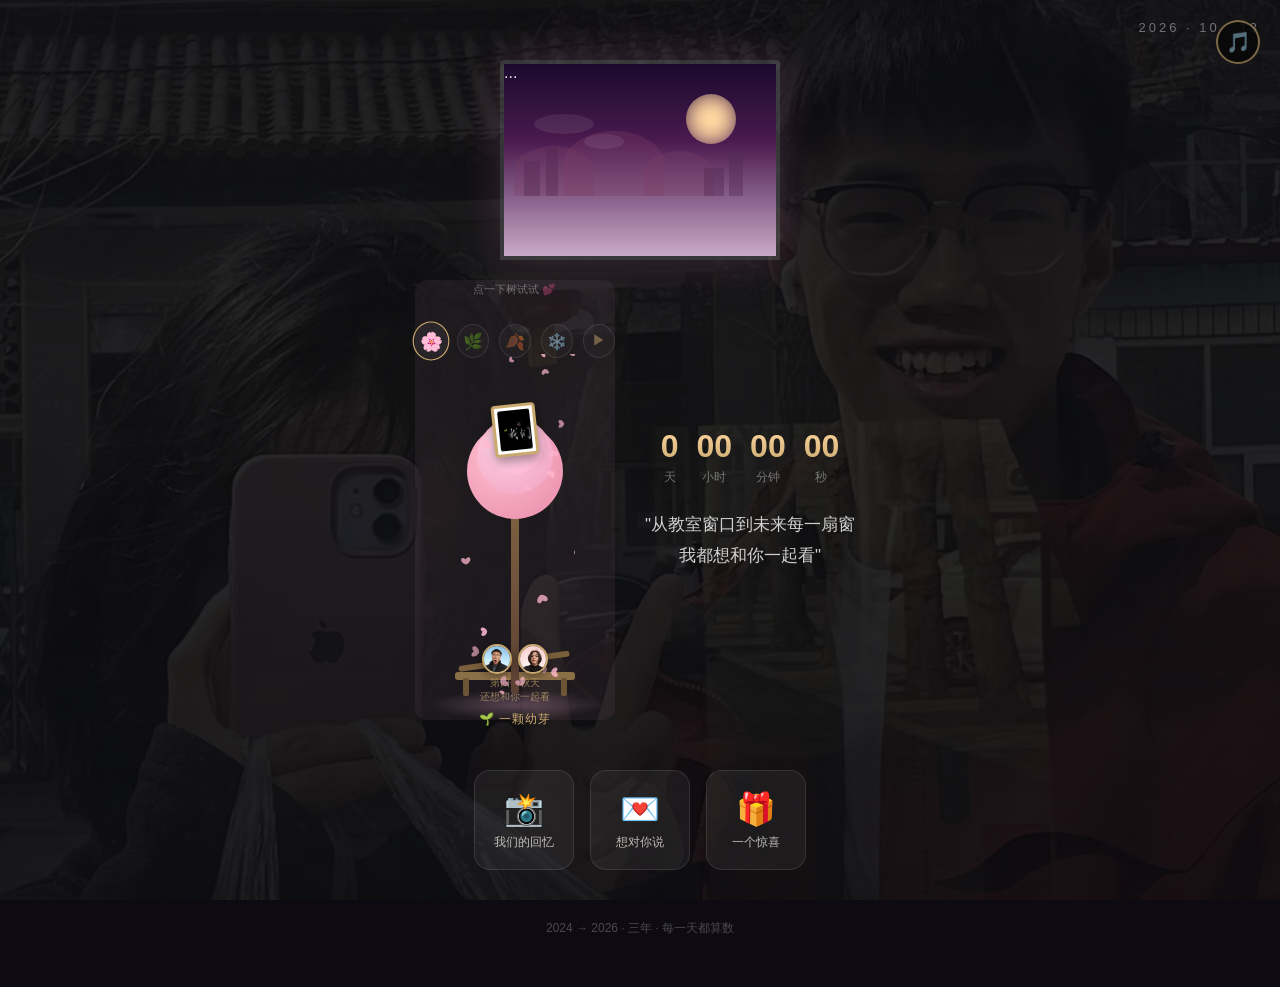
<file: index.html>
<!DOCTYPE html>
<html lang="zh-CN">
<head>
<meta charset="UTF-8" />
<meta name="viewport" content="width=device-width, initial-scale=1.0" />
<title>三周年快乐</title>
<link rel="stylesheet" href="style.css" />
</head>
<body>

<!-- ===== 四季背景合影层 ===== -->
<div class="bg-photos">
  <div class="bg-photo active" data-season="spring" style="background-image:url('spring.jpg')"></div>
  <div class="bg-photo" data-season="summer" style="background-image:url('summer.jpg')"></div>
  <div class="bg-photo" data-season="autumn" style="background-image:url('autumn.jpg')"></div>
  <div class="bg-photo" data-season="winter" style="background-image:url('winter.jpg')"></div>
</div>
<!-- 顶部日期 -->
<div class="date-badge">2026 · 10 · 13</div>

<!-- 主视觉：教室窗口 -->
 
<div class="window-scene">
  
  <div class="window-frame">
    <div class="sky" id="sky">
      <div class="sky">
  <!-- 远山剪影 -->
  <div class="mountains">
    <div class="mountain m1"></div>
    <div class="mountain m2"></div>
    <div class="mountain m3"></div>
  </div>
  <!-- 建筑剪影 -->
  <div class="buildings">
    <div class="building b1"></div>
    <div class="building b2"></div>
    <div class="building b3"></div>
    <div class="building b4"></div>
  </div>
  <div class="sun" id="sun"></div>
  ...
      <div class="sun" id="sun"></div>
      <div class="cloud cloud1"></div>
      <div class="cloud cloud2"></div>
      <div class="snow-layer" id="snowLayer"></div>
    </div>
    <div class="window-sill"></div>
  </div>
  <p class="scene-caption">在教室窗口，我们看了三年风景</p>
</div>

<!-- ===== 主内容区：左侧树 + 右侧内容 ===== -->
<div class="main-flex">

  <!-- 左侧：成长之树 + 长椅 -->
  <div class="tree-section">
    <div class="tree-scene">

      <div class="season-bg" id="seasonBg"></div>

      <!-- 长椅 + 两个人 -->
      <div class="bench-area">
        <div class="bench">
          <div class="bench-seat"></div>
          <div class="bench-back"></div>
          <div class="bench-leg left"></div>
          <div class="bench-leg right"></div>
        </div>
        <!-- 两个人坐着（大头贴） -->
        <div class="couple">
        <div class="avatar avatar-left">
            <img src="me.jpg" alt="我"
                onerror="this.style.display='none';this.nextElementSibling.style.display='flex';" />
            <div class="avatar-placeholder">我</div>
            <div class="name-tag">Y</div>
        </div>
        <div class="avatar avatar-right">
            <img src="her.jpg" alt="她"
                onerror="this.style.display='none';this.nextElementSibling.style.display='flex';" />
            <div class="avatar-placeholder">她</div>
            <div class="name-tag">X</div>
        </div>
        </div>
        <!-- 长椅上的话 -->
        <div class="bench-quote">第四个秋天<br/>还想和你一起看</div>
      </div>

      <!-- 地面 -->
      <div class="ground"></div>

      <!-- 树 -->
      <div class="tree" id="tree">
        <div class="trunk"></div>
        <div class="canopy canopy-back"></div>
        <div class="canopy canopy-mid"></div>
        <div class="canopy canopy-front"></div>
<!-- 树木粒子画布 -->
<!-- 粒子画布：JS 会按四季渲染不同粒子 -->
<canvas id="treeParticles"></canvas>
        <!-- 合照相框（会飞） -->
        <div class="photo-frame" id="photoFrame">
          <img src="1.jpg" alt="合照1" id="treePhoto" onerror="this.style.display='none';this.nextElementSibling.style.display='flex';" />
          <div class="photo-placeholder">📷<br/>合照</div>
        </div>

        <div class="particles" id="particles"></div>
        <div class="blossoms" id="blossoms"></div>
      </div>

      <div class="click-hint" id="clickHint">点一下树试试 💕</div>
      <div class="tree-stage" id="stageText">🌱 一颗幼芽</div>

      <!-- 彩蛋提示 -->
      <div class="egg-hint" id="eggHint"></div>

      <!-- 四季切换 -->
      <div class="season-switcher">
      <button class="season-btn active" data-season="spring" onclick="setSeason('spring', this)">🌸</button>
      <button class="season-btn" data-season="summer" onclick="setSeason('summer', this)">🌿</button>
      <button class="season-btn" data-season="autumn" onclick="setSeason('autumn', this)">🍂</button>
      <button class="season-btn" data-season="winter" onclick="setSeason('winter', this)">❄️</button>
      <button class="auto-play-btn" id="autoPlayBtn" onclick="toggleAutoPlay()" title="自动轮播">▶</button>
    <!-- 音乐控制按钮 -->
<button class="music-btn" id="musicBtn" onclick="toggleMusic()" title="背景音乐">
  🎵
</button>
    </div>

    </div>
  </div>

  <!-- 右侧内容 -->
  <div class="right-content">
    <div class="counter">
      <div class="counter-item"><span id="days">1095</span><label>天</label></div>
      <div class="counter-item"><span id="hours">00</span><label>小时</label></div>
      <div class="counter-item"><span id="minutes">00</span><label>分钟</label></div>
      <div class="counter-item"><span id="seconds">00</span><label>秒</label></div>
    </div>
    <div class="main-quote">
      "从教室窗口到未来每一扇窗<br/>我都想和你一起看"
    </div>
  </div>

</div>

<!-- 跳转卡片 -->
<div class="nav-cards">
  <a href="memory.html" class="nav-card"><span class="nav-icon">📸</span><span>我们的回忆</span></a>
  <a href="letter.html" class="nav-card"><span class="nav-icon">💌</span><span>想对你说</span></a>
  <a href="surprise.html" class="nav-card"><span class="nav-icon">🎁</span><span>一个惊喜</span></a>
</div>

<div class="footer"><p>2024 → 2026 · 三年 · 每一天都算数</p></div>

<!-- ===== 照片弹窗 ===== -->
<div class="photo-modal" id="photoModal">
  <div class="photo-modal-bg" onclick="closePhoto()"></div>
  <div class="photo-modal-content" id="photoModalContent">
    <button class="photo-close" onclick="closePhoto()">✕</button>

    <div class="photo-carousel">
      <button class="carousel-btn prev" onclick="prevPhoto()">‹</button>

      <div class="photo-modal-frame" id="modalFrame">
        <img src="1.jpg" id="modalPhoto" onerror="handleModalError()" />
        <div class="photo-modal-placeholder" id="modalPlaceholder">
          <div style="font-size:48px;">📷</div>
        </div>
      </div>

      <button class="carousel-btn next" onclick="nextPhoto()">›</button>
    </div>

    <!-- 照片配文 -->
    <div class="photo-story" id="photoStory"></div>

    <!-- 圆点指示器 -->
    <div class="photo-dots" id="photoDots"></div>
  </div>
</div>

<!-- ===== 隐藏彩蛋弹窗 ===== -->
<div class="egg-modal" id="eggModal">
  <div class="egg-modal-content">
    <div class="egg-title">🎉 你发现了彩蛋！</div>
    <div class="egg-text" id="eggText">
      三年来你每一次点树<br/>
      都在告诉我<br/>
      你有多想和我在一起 💕
    </div>
    <button class="egg-btn" onclick="closeEgg()">我知道了，继续爱你 ❤️</button>
    <div class="egg-hearts" id="eggHearts"></div>
  </div>
</div>

<script src="countdown.js"></script>
<script src="tree.js"></script>
</body>
</html>
</file>
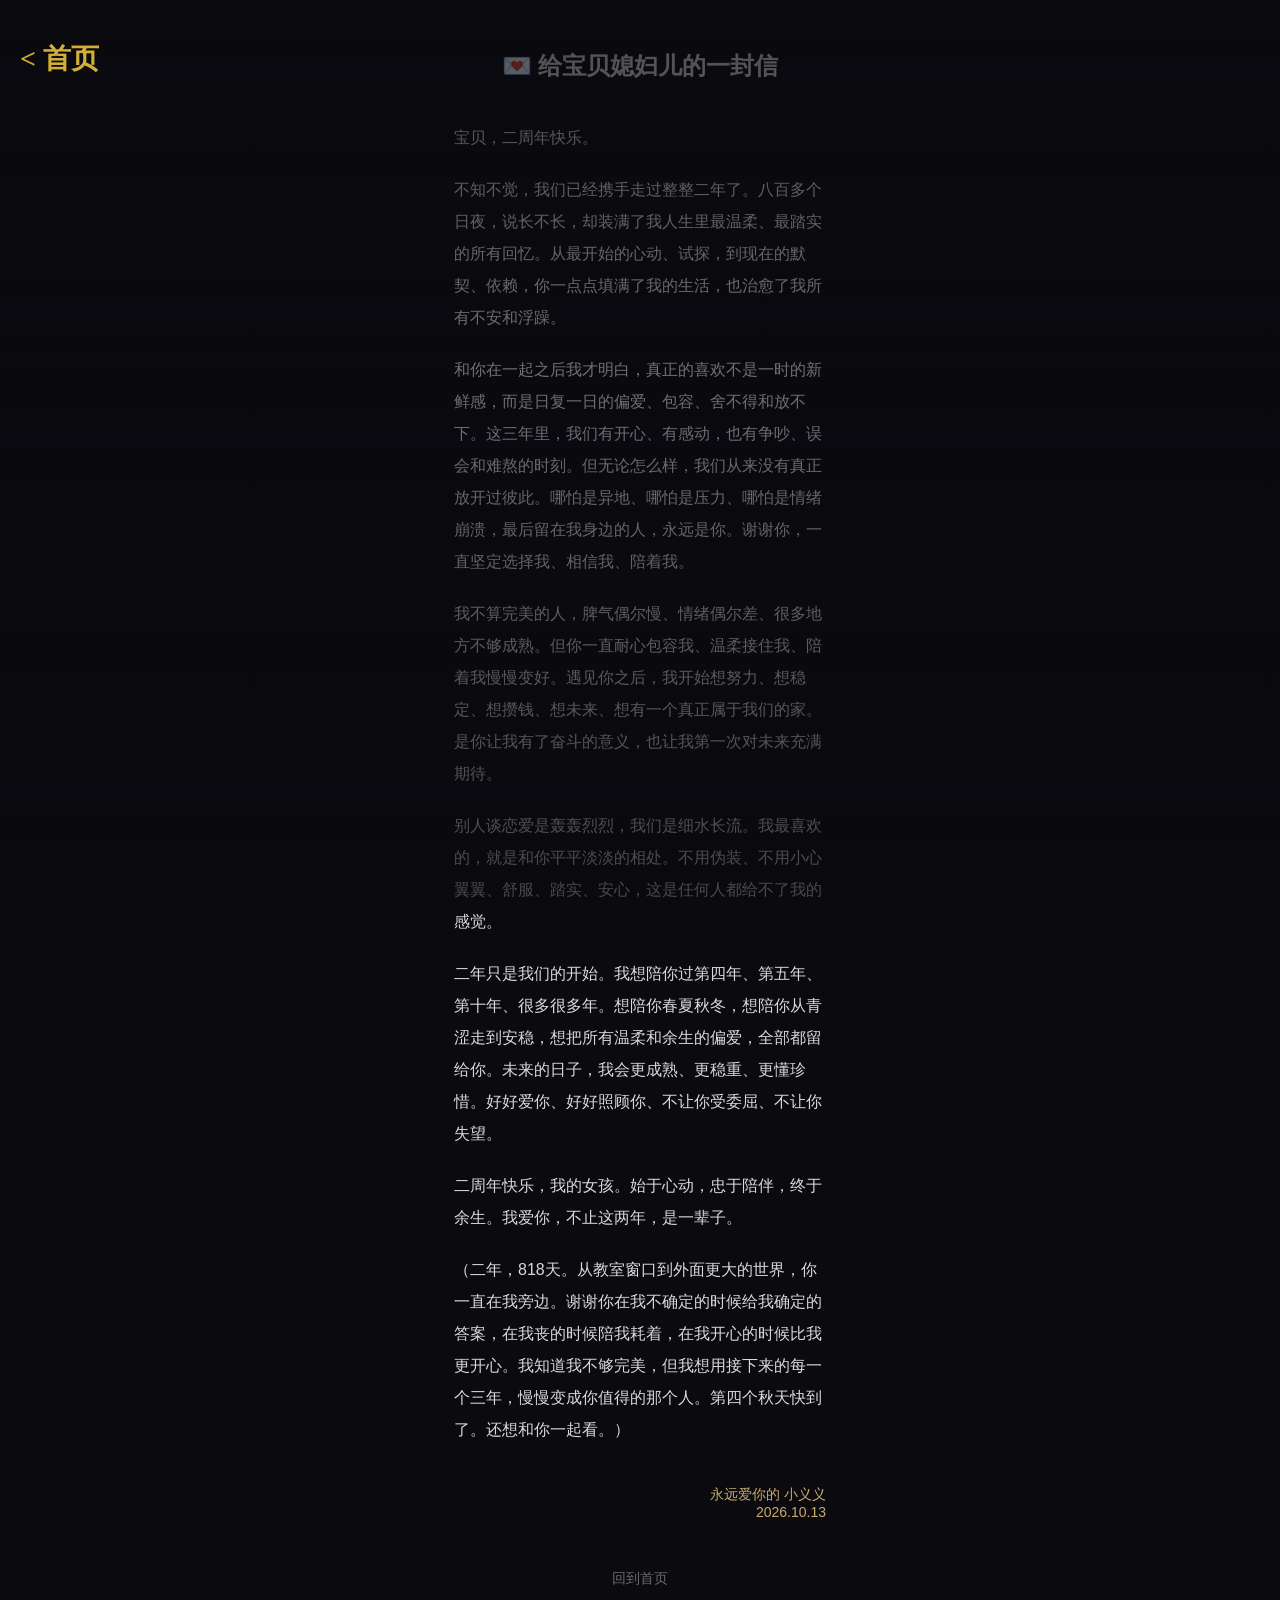
<file: letter.html>
<!DOCTYPE html>
<html lang="zh-CN">
<head>
<meta charset="UTF-8" />
<meta name="viewport" content="width=device-width, initial-scale=1.0" />
<title>想对你说</title>
<link rel="stylesheet" href="style.css" />
<style>
  .letter-container {
    padding: 50px 24px;
    max-width: 420px;
    margin: 0 auto;
  }

  .letter-title {
    font-size: 24px;
    text-align: center;
    margin-bottom: 40px;
    font-weight: 600;
  }

  .letter-content {
    font-size: 16px;
    line-height: 2;
    color: rgba(255,255,255,0.85);
    font-weight: 300;
  }

  .letter-content p {
    margin-bottom: 20px;
    opacity: 0;
    animation: fadeInUp 0.8s ease-out forwards;
  }

  .letter-content p:nth-child(1) { animation-delay: 0.3s; }
  .letter-content p:nth-child(2) { animation-delay: 0.8s; }
  .letter-content p:nth-child(3) { animation-delay: 1.3s; }
  .letter-content p:nth-child(4) { animation-delay: 1.8s; }
  .letter-content p:nth-child(5) { animation-delay: 2.3s; }

  .signature {
    text-align: right;
    margin-top: 40px;
    font-size: 14px;
    color: #c9a96e;
    opacity: 0;
    animation: fadeInUp 0.8s ease-out 2.8s forwards;
  }

  .back-btn {
    display: block;
    text-align: center;
    margin-top: 50px;
    color: rgba(255,255,255,0.4);
    text-decoration: none;
    font-size: 14px;
  }

  @keyframes fadeInUp {
    from { opacity: 0; transform: translateY(16px); }
    to { opacity: 1; transform: translateY(0); }
  }
  /* 返回首页按钮样式 */
.back-home-btn {
  position: fixed;
  top: 40px;      /* 适配手机端顶部留白，可根据需要调整 */
  left: 20px;
  color: #D4AF37; /* 经典暖金色，匹配你之前的“我们”图与文案氛围 */
  font-size: 28px;
  font-weight: bold;
  text-decoration: none;
  z-index: 999;
  font-family: serif; /* 衬线体更显文艺 */
  transition: opacity 0.3s;
}

.back-home-btn:hover {
  opacity: 0.7;
}

/* 移动端适配（她大概率用手机看） */
@media (max-width: 768px) {
  .back-home-btn {
    top: 25px;
    left: 15px;
    font-size: 24px;
  }
}
</style>
</head>
<body>
  <a href="index.html" class="back-home-btn">&lt; 首页</a>
<div class="letter-container">
  <div class="letter-title">💌 给宝贝媳妇儿的一封信</div>
  
  <div class="letter-content">
    <p>宝贝，二周年快乐。</p>
    <p>不知不觉，我们已经携手走过整整二年了。八百多个日夜，说长不长，却装满了我人生里最温柔、最踏实的所有回忆。从最开始的心动、试探，到现在的默契、依赖，你一点点填满了我的生活，也治愈了我所有不安和浮躁。</p>
    <p>和你在一起之后我才明白，真正的喜欢不是一时的新鲜感，而是日复一日的偏爱、包容、舍不得和放不下。这三年里，我们有开心、有感动，也有争吵、误会和难熬的时刻。但无论怎么样，我们从来没有真正放开过彼此。哪怕是异地、哪怕是压力、哪怕是情绪崩溃，最后留在我身边的人，永远是你。谢谢你，一直坚定选择我、相信我、陪着我。</p>
    <p>我不算完美的人，脾气偶尔慢、情绪偶尔差、很多地方不够成熟。但你一直耐心包容我、温柔接住我、陪着我慢慢变好。遇见你之后，我开始想努力、想稳定、想攒钱、想未来、想有一个真正属于我们的家。是你让我有了奋斗的意义，也让我第一次对未来充满期待。</p>
    <p>别人谈恋爱是轰轰烈烈，我们是细水长流。我最喜欢的，就是和你平平淡淡的相处。不用伪装、不用小心翼翼、舒服、踏实、安心，这是任何人都给不了我的感觉。</p>
    <p>二年只是我们的开始。我想陪你过第四年、第五年、第十年、很多很多年。想陪你春夏秋冬，想陪你从青涩走到安稳，想把所有温柔和余生的偏爱，全部都留给你。未来的日子，我会更成熟、更稳重、更懂珍惜。好好爱你、好好照顾你、不让你受委屈、不让你失望。</p>
    <p>二周年快乐，我的女孩。始于心动，忠于陪伴，终于余生。我爱你，不止这两年，是一辈子。</p>
    <p>（二年，818天。从教室窗口到外面更大的世界，你一直在我旁边。谢谢你在我不确定的时候给我确定的答案，在我丧的时候陪我耗着，在我开心的时候比我更开心。我知道我不够完美，但我想用接下来的每一个三年，慢慢变成你值得的那个人。第四个秋天快到了。还想和你一起看。）</p>
  </div>
  
  <div class="signature">
    永远爱你的 小义义<br/>
    2026.10.13
  </div>
  
  <a href="index.html" class="back-btn">回到首页</a>
</div>
</body>
</html>
</file>
<file: style.css>
/* ============================================
   三周年纪念网页 - 完整样式
   ============================================ */

* { margin: 0; padding: 0; box-sizing: border-box; }

body {
  font-family: -apple-system, "PingFang SC", "Microsoft YaHei", sans-serif;
  background: #0a0a0f;
  color: #e8e4dc;
  min-height: 100vh;
  overflow-x: hidden;
  transition: background 1.5s ease, background-color 1.5s ease;
  animation: fadeIn 1s ease-out;
}

@keyframes fadeIn { from { opacity: 0; transform: translateY(20px); } to { opacity: 1; transform: translateY(0); } }

/* ===== 四季背景合影（最底层） ===== */
.bg-photos { position: fixed; top: 0; left: 0; right: 0; bottom: 0; z-index: -2; overflow: hidden; }
.bg-photo {
  position: absolute; top: 0; left: 0; right: 0; bottom: 0;
  background-size: cover; background-position: center; background-repeat: no-repeat;
  opacity: 0; transform: scale(1.1);
  transition: opacity 2s ease, transform 6s ease-out;
  filter: brightness(0.3) saturate(0.7);
  pointer-events: none !important;
}
.bg-photo.active { opacity: 1; transform: scale(1); }

/* ===== 全屏装饰层：必须穿透点击 ===== */
.bg-photo, .season-bg, .sky, .sun, .cloud, .ground, .mountain, .building {
  pointer-events: none !important;
}

/* ===== 顶部日期 ===== */
.date-badge {
  position: absolute; top: 20px; right: 20px;
  font-size: 13px; letter-spacing: 3px;
  color: rgba(255,255,255,0.4); font-weight: 300;
  z-index: 10;
}

/* ===== 教室窗口 ===== */
.window-scene { display: flex; flex-direction: column; align-items: center; padding-top: 60px; margin-bottom: 30px; position: relative; z-index: 10; }
.window-frame {
  width: 280px; height: 200px;
  border: 4px solid rgba(255,255,255,0.15);
  border-radius: 4px 4px 0 0;
  position: relative; overflow: hidden;
  box-shadow: 0 0 40px rgba(255,180,100,0.1);
  transition: box-shadow 1.5s;
}
.sky { width: 100%; height: 100%; position: relative; transition: background 1.5s; }
.sun {
  width: 50px; height: 50px;
  background: radial-gradient(circle, #ffd6a0, transparent);
  border-radius: 50%; position: absolute; top: 30px; right: 40px;
  animation: glow 3s ease-in-out infinite alternate;
}
.cloud { position: absolute; background: rgba(255,255,255,0.08); border-radius: 50%; }
.cloud1 { width: 60px; height: 20px; top: 50px; left: 30px; }
.cloud2 { width: 40px; height: 15px; top: 70px; left: 80px; animation: drift 8s linear infinite; }
@keyframes drift { 0%{transform:translateX(-20px)} 100%{transform:translateX(20px)} }
@keyframes glow { 0%{opacity:0.6} 100%{opacity:1} }
.window-sill { width: 300px; height: 12px; background: rgba(255,255,255,0.1); border-radius: 0 0 4px 4px; }
.scene-caption { margin-top: 16px; font-size: 14px; color: rgba(255,255,255,0.5); font-style: italic; }

/* 远山 */
.mountains { position: absolute; bottom: 60px; left: 0; width: 100%; height: 80px; }
.mountain { position: absolute; bottom: 0; border-radius: 50% 50% 0 0; transition: background 1.5s; }
.m1 { width: 80px; height: 50px; left: 10px; }
.m2 { width: 100px; height: 65px; left: 60px; }
.m3 { width: 70px; height: 45px; left: 140px; }

/* 建筑 */
.buildings { position: absolute; bottom: 60px; left: 0; width: 100%; height: 60px; }
.building { position: absolute; bottom: 0; border-radius: 2px 2px 0 0; transition: background 1.5s; }
.b1 { width: 16px; height: 35px; left: 20px; }
.b2 { width: 12px; height: 48px; left: 42px; }
.b3 { width: 20px; height: 28px; left: 200px; }
.b4 { width: 14px; height: 40px; left: 225px; }

/* 飘雪 */
.snow-layer { position: absolute; top: 0; left: 0; width: 100%; height: 100%; }
.snowflake { position: absolute; top: -20px; font-size: 14px; animation: snowFall linear infinite; }
@keyframes snowFall { 0%{transform:translateY(0) translateX(0);opacity:1} 100%{transform:translateY(220px) translateX(30px);opacity:0} }

/* ===== 主内容区 ===== */
.main-flex { display: flex; align-items: center; justify-content: center; gap: 20px; padding: 20px; max-width: 560px; margin: 0 auto; position: relative; z-index: 10; }

/* 左侧树 */
.tree-section { flex-shrink: 0; width: 200px; }
.tree-scene { position: relative; width: 200px; height: 440px; }
.season-bg { position: absolute; top: 0; left: 0; width: 100%; height: 100%; border-radius: 12px; transition: background 1.5s; }

/* 长椅 */
.bench-area { position: absolute; bottom: 40px; left: 0; right: 0; display: flex; flex-direction: column; align-items: center; }
.bench { position: relative; width: 120px; height: 40px; }
.bench-seat { position: absolute; bottom: 0; left: 0; width: 120px; height: 8px; background: #8b6f47; border-radius: 3px; }
.bench-back { position: absolute; bottom: 8px; left: 4px; width: 112px; height: 6px; background: #7a5f3c; border-radius: 3px; transform: rotate(-8deg); transform-origin: left bottom; }
.bench-leg { position: absolute; bottom: -16px; width: 6px; height: 18px; background: #6b5535; border-radius: 2px; }
.bench-leg.left { left: 8px; }
.bench-leg.right { right: 8px; }

/* 大头贴 */
.couple { position: absolute; bottom: 6px; left: 50%; transform: translateX(-50%); display: flex; gap: 6px; z-index: 5; }
.avatar {
  position: relative; width: 30px; height: 30px; border-radius: 50%;
  border: 2px solid #c9a96e; overflow: hidden;
  box-shadow: 0 2px 8px rgba(0,0,0,0.4); background: #2a2a3e;
  display: flex; align-items: center; justify-content: center;
  animation: avatarBreathe 3s ease-in-out infinite;
}
.avatar:nth-child(2) { animation-delay: 1.5s; }
.avatar img { width: 100%; height: 100%; object-fit: cover; }
.avatar-placeholder { display: none; align-items: center; justify-content: center; width: 100%; height: 100%; font-size: 10px; color: #c9a96e; font-weight: 600; }
.avatar::after {
  content: ''; position: absolute; bottom: -12px; left: 50%; transform: translateX(-50%);
  width: 22px; height: 12px; border-radius: 8px 8px 0 0; background: #6b9fff; z-index: -1;
}
.couple .avatar:nth-child(2)::after { background: #ff8fab; }
.name-tag {
  position: absolute; top: -6px; right: -8px; font-size: 8px; font-weight: 700; color: #fff;
  background: rgba(201,169,110,0.95); border-radius: 50%; width: 13px; height: 13px;
  display: flex; align-items: center; justify-content: center; border: 1px solid #fff;
}
@keyframes avatarBreathe { 0%,100%{transform:translateY(0)} 50%{transform:translateY(-2px)} }

.bench-quote { position: absolute; bottom: -24px; font-size: 10px; color: #c9a96e; text-align: center; line-height: 1.4; white-space: nowrap; opacity: 0.7; }

.ground {
  position: absolute; bottom: 0; left: 50%; transform: translateX(-50%);
  width: 180px; height: 30px; border-radius: 50%;
  background: radial-gradient(ellipse at center, rgba(120,160,100,0.3) 0%, transparent 70%);
  transition: background 1.5s;
}

/* 树 */
.tree { position: absolute; bottom: 26px; left: 50%; transform: translateX(-50%); width: 120px; height: 340px; cursor: pointer; animation: sway 6s ease-in-out 4s infinite; }
.trunk {
  position: absolute; bottom: 0; left: 50%; transform: translateX(-50%);
  width: 6px; height: 0; background: linear-gradient(180deg, #8b6f47, #5c4033);
  border-radius: 3px; transform-origin: bottom center; animation: growTrunk 4s ease-out forwards;
}
@keyframes growTrunk { 0%{height:0;width:3px} 50%{height:190px;width:5px} 100%{height:260px;width:8px} }

.canopy { position: absolute; left: 50%; border-radius: 50%; transform: translateX(-50%) scale(0); opacity: 0; transition: all 1.5s; }
.canopy-back { width: 96px; height: 96px; bottom: 175px; animation: growCanopy 3s ease-out 1.5s forwards; }
.canopy-mid { width: 76px; height: 76px; bottom: 200px; animation: growCanopy 3s ease-out 2.5s forwards; }
.canopy-front { width: 58px; height: 58px; bottom: 220px; animation: growCanopy 3s ease-out 3.5s forwards; }
@keyframes growCanopy { 0%{transform:translateX(-50%) scale(0);opacity:0} 60%{transform:translateX(-50%) scale(1.1);opacity:1} 100%{transform:translateX(-50%) scale(1);opacity:1} }
@keyframes sway { 0%,100%{transform:translateX(-50%) rotate(0deg)} 25%{transform:translateX(-50%) rotate(1.5deg)} 75%{transform:translateX(-50%) rotate(-1.5deg)} }

/* 花朵 */
.blossoms { position: absolute; top: 0; left: 0; width: 100%; height: 100%; pointer-events: none; z-index: 6; }
.blossom {
  position: absolute; border-radius: 50%; opacity: 0; transform: scale(0);
  transition: opacity 1.2s ease-out, transform 1.2s ease-out;
  background: radial-gradient(circle at 35% 35%, #ffe0ec 0%, #ffb3d1 55%, #ff8fbf 100%);
  box-shadow: 0 0 4px rgba(255,150,190,0.5);
}
.blossom.bloom { opacity: 1; transform: scale(1); animation: blossomSway 4s ease-in-out infinite; }
@keyframes blossomSway { 0%,100%{transform:scale(1) rotate(0deg)} 25%{transform:scale(1.08) rotate(3deg)} 75%{transform:scale(0.96) rotate(-3deg)} }
.blossom::before, .blossom::after { content: ''; position: absolute; border-radius: 50%; background: rgba(255,255,255,0.4); }
.blossom::before { width: 40%; height: 40%; top: 15%; left: 30%; }
.blossom::after { width: 30%; height: 30%; bottom: 20%; right: 25%; }

/* 合照相框 */
.photo-frame {
  position: absolute; left: 50%; top: 50px; transform: translateX(-50%) rotate(-6deg);
  width: 44px; height: 52px; background: #fff; border: 3px solid #c9a96e;
  border-radius: 4px; padding: 3px; box-shadow: 0 4px 12px rgba(0,0,0,0.4);
  opacity: 0; animation: showPhoto 0.8s ease-out 4.5s forwards; z-index: 10; overflow: hidden;
}
.photo-frame img { width: 100%; height: 100%; object-fit: cover; border-radius: 2px; }
.photo-placeholder { display: none; flex-direction: column; align-items: center; justify-content: center; width: 100%; height: 100%; font-size: 9px; color: #c9a96e; text-align: center; }
@keyframes showPhoto { to { opacity: 1; } }
.tree.clicked .photo-frame { animation: photoWiggle 0.5s ease-out; }
@keyframes photoWiggle { 0%,100%{transform:translateX(-50%) rotate(-6deg)} 25%{transform:translateX(-50%) rotate(-14deg) scale(1.08)} 75%{transform:translateX(-50%) rotate(4deg) scale(1.08)} }

/* 粒子 */
.particles { position: absolute; top: 0; left: 0; width: 100%; height: 100%; pointer-events: none; }
.particle { position: absolute; font-size: 14px; animation: fall linear forwards; }
@keyframes fall { 0%{transform:translateY(0) rotate(0deg);opacity:1} 100%{transform:translateY(280px) rotate(360deg);opacity:0} }

.click-hint { position: absolute; top: 2px; left: 0; right: 0; text-align: center; font-size: 11px; color: rgba(255,255,255,0.35); animation: blink 2s ease-in-out infinite; }
@keyframes blink { 0%,100%{opacity:0.35} 50%{opacity:0.8} }
.tree-stage { position: absolute; bottom: -8px; left: 0; right: 0; text-align: center; font-size: 12px; color: #c9a96e; letter-spacing: 1px; }
.egg-hint { position: absolute; top: -16px; left: 0; right: 0; text-align: center; font-size: 10px; color: #ff8fbf; opacity: 0; transition: opacity 0.3s; }
.egg-hint.show { opacity: 1; }

/* 四季切换 */
.season-switcher { position: absolute; bottom: -44px; left: 0; right: 0; display: flex; justify-content: center; gap: 10px; z-index: 20; }
.season-btn { width: 34px; height: 34px; border-radius: 50%; border: 1px solid rgba(255,255,255,0.2); background: rgba(255,255,255,0.05); cursor: pointer; font-size: 16px; transition: all 0.3s; opacity: 0.5; }
.season-btn.active { opacity: 1; transform: scale(1.15); border-color: #c9a96e; }
.auto-play-btn {
  width: 34px; height: 34px; border-radius: 50%; border: 1px solid rgba(255,255,255,0.2);
  background: rgba(255,255,255,0.05); cursor: pointer; font-size: 14px; color: #c9a96e;
  transition: all 0.3s; opacity: 0.5; display: flex; align-items: center; justify-content: center;
}
.auto-play-btn:hover { opacity: 0.8; }
.auto-play-btn.active { opacity: 1; transform: scale(1.15); border-color: #c9a96e; background: rgba(201,169,110,0.15); }

/* 右侧内容 */
.right-content { flex: 1; display: flex; flex-direction: column; align-items: center; gap: 24px; }
.counter { display: flex; justify-content: center; gap: 18px; }
.counter-item { display: flex; flex-direction: column; align-items: center; }
.counter-item span { font-size: 32px; font-weight: 700; background: linear-gradient(180deg, #ffd6a0, #c9a96e); -webkit-background-clip: text; -webkit-text-fill-color: transparent; font-variant-numeric: tabular-nums; }
.counter-item label { font-size: 12px; color: rgba(255,255,255,0.4); margin-top: 4px; }
.main-quote { text-align: center; font-size: 17px; line-height: 1.8; color: rgba(255,255,255,0.8); padding: 0 10px; font-weight: 300; }

/* ===== 底部导航按钮（重点修复点击） ===== */
.nav-cards {
  display: flex; justify-content: center; gap: 16px;
  padding: 30px 20px; flex-wrap: wrap;
  position: relative; z-index: 50 !important;
  pointer-events: auto !important;
}
.nav-cards > div,
.nav-cards > a,
.nav-cards button,
.nav-cards .nav-card {
  pointer-events: auto !important;
  cursor: pointer;
  position: relative;
  z-index: 51;
}
.nav-card {
  width: 100px; height: 100px;
  background: rgba(255,255,255,0.05);
  border: 1px solid rgba(255,255,255,0.1); border-radius: 16px;
  display: flex; flex-direction: column; align-items: center; justify-content: center;
  text-decoration: none; color: #e8e4dc; transition: all 0.3s;
}
.nav-card:active { transform: scale(0.95); background: rgba(255,255,255,0.1); }
.nav-icon { font-size: 32px; margin-bottom: 6px; }
.nav-card span:last-child { font-size: 12px; opacity: 0.8; }

.footer { text-align: center; padding: 20px; font-size: 12px; color: rgba(255,255,255,0.25); position: relative; z-index: 10; }

/* ===== 照片弹窗 ===== */
.photo-modal { position: fixed; top: 0; left: 0; right: 0; bottom: 0; z-index: 1000; display: flex; align-items: center; justify-content: center; opacity: 0; pointer-events: none; transition: opacity 0.4s ease; }
.photo-modal.show { opacity: 1; pointer-events: auto; }
.photo-modal-bg { position: absolute; inset: 0; background: rgba(0,0,0,0.85); backdrop-filter: blur(8px); cursor: pointer; }
.photo-modal-content { position: relative; z-index: 1; display: flex; flex-direction: column; align-items: center; }
.photo-close { position: absolute; top: -44px; right: 0; width: 36px; height: 36px; border-radius: 50%; border: 1px solid rgba(255,255,255,0.3); background: rgba(255,255,255,0.1); color: #fff; font-size: 18px; cursor: pointer; display: flex; align-items: center; justify-content: center; transition: all 0.3s; z-index: 10; }
.photo-close:active { transform: scale(0.9); background: rgba(255,255,255,0.2); }
.photo-carousel { display: flex; align-items: center; gap: 16px; }
.carousel-btn { width: 40px; height: 40px; border-radius: 50%; border: 1px solid rgba(255,255,255,0.2); background: rgba(255,255,255,0.08); color: #fff; font-size: 28px; cursor: pointer; display: flex; align-items: center; justify-content: center; transition: all 0.3s; }
.carousel-btn:active { transform: scale(0.9); background: rgba(255,255,255,0.15); }
.photo-modal-frame { width: 260px; height: 340px; background: #fff; border: 4px solid #c9a96e; border-radius: 8px; padding: 6px; box-shadow: 0 20px 60px rgba(0,0,0,0.6), 0 0 40px rgba(201,169,110,0.2); overflow: hidden; position: relative; transition: transform 0.4s; }
.photo-modal-frame img { width: 100%; height: 100%; object-fit: cover; border-radius: 4px; }
.photo-modal-placeholder { display: none; flex-direction: column; align-items: center; justify-content: center; width: 100%; height: 100%; text-align: center; }
.photo-story { margin-top: 20px; text-align: center; max-width: 280px; }
.photo-story .story-date { font-size: 12px; color: #c9a96e; margin-bottom: 6px; letter-spacing: 1px; }
.photo-story .story-text { font-size: 15px; line-height: 1.6; color: rgba(255,255,255,0.9); }
.photo-dots { display: flex; gap: 6px; margin-top: 16px; }
.photo-dot { width: 8px; height: 8px; border-radius: 50%; background: rgba(255,255,255,0.25); cursor: pointer; transition: all 0.3s; }
.photo-dot.active { background: #c9a96e; transform: scale(1.3); }

/* ===== 彩蛋弹窗 ===== */
.egg-modal { position: fixed; inset: 0; z-index: 99999; display: flex; align-items: center; justify-content: center; opacity: 0; pointer-events: none; transition: opacity 0.5s ease; }
.egg-modal.show { opacity: 1; pointer-events: auto; }
.egg-modal::before { content: ''; position: absolute; inset: 0; background: rgba(20,0,10,0.9); backdrop-filter: blur(10px); }
.egg-modal-content { position: relative; z-index: 1; text-align: center; animation: eggPop 0.6s cubic-bezier(0.34,1.56,0.64,1); }
@keyframes eggPop { 0%{transform:scale(0.5);opacity:0} 100%{transform:scale(1);opacity:1} }
.egg-title { font-size: 24px; margin-bottom: 20px; }
.egg-text { font-size: 16px; line-height: 2; color: rgba(255,255,255,0.85); margin-bottom: 30px; }
.egg-btn { padding: 12px 28px; border-radius: 30px; border: 1px solid #c9a96e; background: rgba(201,169,110,0.15); color: #c9a96e; font-size: 15px; cursor: pointer; transition: all 0.3s; }
.egg-btn:active { transform: scale(0.95); background: rgba(201,169,110,0.3); }
.egg-hearts { position: absolute; inset: 0; pointer-events: none; }

/* 季节情话（不挡点击） */
#seasonQuote { pointer-events: none !important; }

/* ===== body遮罩（放最后，确保层级最低） ===== */
body::after {
  content: ''; position: fixed; inset: 0;
  background: linear-gradient(180deg, rgba(10,10,15,0.7) 0%, rgba(10,10,15,0.5) 40%, rgba(10,10,15,0.7) 100%);
  pointer-events: none !important;
  z-index: 0;
}/* ===== 树内粒子画布 ===== */
#treeParticles {
  position: absolute;
  top: 0; left: 0;
  width: 100%; height: 100%;
  pointer-events: none;
  z-index: 55;
}
/* ===== 四季配色 ===== */
/* 春天 */
body.season-spring { background: #0d0a12; }
body.season-spring .mountain { background: rgba(120,60,100,0.35); }
body.season-spring .building { background: rgba(80,40,80,0.4); }
body.season-spring .sky { background: linear-gradient(180deg, #1a0a2e 0%, #4a1a4e 40%, #c9a9c9 100%); }
body.season-spring .canopy-back { background: radial-gradient(circle at 35% 35%, #ffc0d0, #e88aaa); }
body.season-spring .canopy-mid { background: radial-gradient(circle at 35% 35%, #ffd0e0, #f0a0c0); }
body.season-spring .canopy-front { background: radial-gradient(circle at 35% 35%, #ffe0f0, #ffb0d0); }
body.season-spring .ground { background: radial-gradient(ellipse at center, rgba(200,150,180,0.35) 0%, transparent 70%); }
body.season-spring .season-bg { background: rgba(255,180,220,0.06); }
body.season-spring .window-frame { box-shadow: 0 0 40px rgba(255,150,200,0.15), 0 0 80px rgba(200,100,180,0.05); }

/* 夏天 */
body.season-summer { background: #060d08; }
body.season-summer .mountain { background: rgba(30,80,60,0.4); }
body.season-summer .building { background: rgba(20,50,50,0.45); }
body.season-summer .sky { background: linear-gradient(180deg, #0a1a3e 0%, #1a4a8e 45%, #a0d8a0 100%); }
body.season-summer .sun { background: radial-gradient(circle, #fff4cc, transparent); animation: summerGlow 2s ease-in-out infinite alternate; }
@keyframes summerGlow { 0%{opacity:0.7;transform:scale(1)} 100%{opacity:1;transform:scale(1.15)} }
body.season-summer .canopy-back { background: radial-gradient(circle at 35% 35%, #2a7a2a, #164a16); }
body.season-summer .canopy-mid { background: radial-gradient(circle at 35% 35%, #3a9a3a, #226a22); }
body.season-summer .canopy-front { background: radial-gradient(circle at 35% 35%, #5acc5a, #3a8a3a); }
body.season-summer .ground { background: radial-gradient(ellipse at center, rgba(80,180,80,0.4) 0%, transparent 70%); }
body.season-summer .season-bg { background: rgba(100,200,150,0.05); }
body.season-summer .window-frame { box-shadow: 0 0 40px rgba(100,200,255,0.12), 0 0 60px rgba(50,150,80,0.06); }

/* 秋天 */
body.season-autumn { background: #0f0a04; }
body.season-autumn .mountain { background: rgba(120,70,30,0.4); }
body.season-autumn .building { background: rgba(80,45,20,0.45); }
body.season-autumn .sky { background: linear-gradient(180deg, #2e1a0a 0%, #6a3a1a 45%, #d4a050 100%); }
body.season-autumn .sun { background: radial-gradient(circle, #ffcc80, transparent); }
body.season-autumn .canopy-back { background: radial-gradient(circle at 35% 35%, #d4882a, #a05a10); }
body.season-autumn .canopy-mid { background: radial-gradient(circle at 35% 35%, #e8a040, #c07820); }
body.season-autumn .canopy-front { background: radial-gradient(circle at 35% 35%, #f0c060, #d09030); }
body.season-autumn .ground { background: radial-gradient(ellipse at center, rgba(220,160,60,0.35) 0%, transparent 70%); }
body.season-autumn .season-bg { background: rgba(255,180,80,0.06); }
body.season-autumn .window-frame { box-shadow: 0 0 40px rgba(255,180,80,0.15), 0 0 70px rgba(200,100,30,0.08); }

/* 冬天 */
body.season-winter { background: #04060c; }
body.season-winter .mountain { background: rgba(100,120,160,0.45); }
body.season-winter .building { background: rgba(60,80,120,0.5); }
body.season-winter .sky { background: linear-gradient(180deg, #060c1a 0%, #1a2540 50%, #c8d8e8 100%); }
body.season-winter .sun { background: radial-gradient(circle, #e0ecff, transparent); opacity: 0.5; }
body.season-winter .cloud { background: rgba(200,220,255,0.15); }
body.season-winter .canopy-back { background: radial-gradient(circle at 35% 35%, #b8c8d8, #7898b8); }
body.season-winter .canopy-mid { background: radial-gradient(circle at 35% 35%, #c8d8e8, #90b0d0); }
body.season-winter .canopy-front { background: radial-gradient(circle at 35% 35%, #d8e4f4, #b0c8e0); }
body.season-winter .ground { background: radial-gradient(ellipse at center, rgba(200,220,255,0.45) 0%, transparent 70%); }
body.season-winter .season-bg { background: rgba(180,210,255,0.05); }
body.season-winter .window-frame { box-shadow: 0 0 40px rgba(180,220,255,0.12), 0 0 80px rgba(100,150,255,0.06); }

/* 手机竖屏 */
@media (max-width: 420px) {
  .main-flex { flex-direction: column; gap: 30px; }
  .tree-section { width: auto; }
  .right-content .counter-item span { font-size: 28px; }
  .photo-modal-frame { width: 220px; height: 290px; }
}
/* ===== 顶部四个按钮：强制可点、不被遮挡 ===== */
.season-btn, 
.play-btn, 
/* 如果你的按钮有统一父级，比如 .top-nav，也加上 */
.season-controls {
  position: relative !important;
  z-index: 9999 !important;        /* 强制最顶层 */
  pointer-events: auto !important; /* 强制接收点击 */
  cursor: pointer !important;
}

/* 确保全屏背景/遮罩绝对不挡顶部按钮 */
.bg-photo, .season-bg, .sky, .sun, .cloud, .ground, .mountain, .building, body::after {
  pointer-events: none !important;
}

/* 弹窗打开时，顶部按钮依然可点（如果不需要弹窗时也能切季节，保留这句） 
   如果弹窗打开时想禁止切季节，把下面两行删掉即可 */
.photo-modal ~ .season-controls,
.photo-modal ~ * .season-btn {
  pointer-events: auto !important;
  z-index: 9999 !important;
}
/* 顶部5个按钮强制可点 */
.season-switcher {
  position: relative !important;
  z-index: 9998 !important;
  pointer-events: auto !important;
}
.season-btn, .auto-play-btn {
  position: relative !important;
  z-index: 9999 !important;
  pointer-events: auto !important;
  cursor: pointer !important;
}
/* 全屏装饰层绝不拦截 */
.bg-photo, .season-bg, .sky, .sun, .cloud, .ground, .mountain, .building, body::after {
  pointer-events: none !important;
}
/* 弹窗打开时顶部按钮依然可点 */
.photo-modal.show ~ .season-switcher,
.photo-modal.show ~ * .season-btn {
  pointer-events: auto !important;
  z-index: 9999 !important;
}
/* ===== 音乐按钮 ===== */
.music-btn {
  position: fixed !important;
  top: 20px;
  right: 20px;
  z-index: 10000 !important;
  pointer-events: auto !important;
  width: 44px;
  height: 44px;
  border-radius: 50%;
  border: 2px solid rgba(201, 169, 110, 0.6);
  background: rgba(0, 0, 0, 0.55);
  backdrop-filter: blur(10px);
  color: #c9a96e;
  font-size: 20px;
  cursor: pointer !important;
  transition: all 0.3s ease;
  display: flex;
  align-items: center;
  justify-content: center;
}

.music-btn:hover {
  transform: scale(1.15);
  border-color: rgba(201, 169, 110, 1);
  box-shadow: 0 0 15px rgba(201, 169, 110, 0.4);
}

.music-btn.playing {
  animation: musicPulse 2s ease-in-out infinite;
  border-color: rgba(201, 169, 110, 1);
  box-shadow: 0 0 12px rgba(201, 169, 110, 0.3);
}

.music-btn.muted {
  opacity: 0.5;
}

@keyframes musicPulse {
  0%, 100% { box-shadow: 0 0 8px rgba(201, 169, 110, 0.3); }
  50% { box-shadow: 0 0 20px rgba(201, 169, 110, 0.6); }
}

/* 音乐提示气泡 */
.music-hint {
  position: fixed;
  top: 70px;
  right: 20px;
  z-index: 10000;
  background: rgba(0, 0, 0, 0.75);
  backdrop-filter: blur(10px);
  color: #fff;
  padding: 8px 16px;
  border-radius: 20px;
  font-size: 13px;
  border: 1px solid rgba(201, 169, 110, 0.3);
  opacity: 0;
  transform: translateY(-10px);
  transition: all 0.4s ease;
  pointer-events: none;
  white-space: nowrap;
}

.music-hint.show {
  opacity: 1;
  transform: translateY(0);
}
/* 惊喜卡片（还原图中样式） */
.surprise-card {
  width: 140px;
  height: 140px;
  background: #2a2a2a;
  border-radius: 20px;
  display: flex;
  flex-direction: column;
  align-items: center;
  justify-content: center;
  cursor: pointer;
  transition: transform 0.3s, box-shadow 0.3s;
  margin: 20px;
}
.surprise-card:hover {
  transform: scale(1.05);
  box-shadow: 0 0 15px rgba(255, 215, 0, 0.3);
}
.gift-icon { font-size: 48px; margin-bottom: 10px; }
.surprise-text { color: #ccc; font-size: 16px; }

/* 弹窗遮罩 */
.coupon-modal {
  display: none;
  position: fixed; top: 0; left: 0; width: 100%; height: 100%;
  background: rgba(0,0,0,0.8);
  align-items: center; justify-content: center;
  z-index: 999;
}
.coupon-modal.show { display: flex; }

/* 礼券样式 */
.coupon-content {
  background: linear-gradient(135deg, #4a3018, #2a2a2a);
  padding: 30px; border-radius: 20px;
  position: relative; max-width: 320px; width: 90%;
  animation: popIn 0.5s ease;
}
@keyframes popIn { from { transform: scale(0.8); } to { transform: scale(1); } }
.close-btn {
  position: absolute; top: 10px; right: 15px;
  background: none; border: none; color: #fff; font-size: 28px; cursor: pointer;
}
.coupon-box {
  border: 2px dashed #d4af37;
  border-radius: 15px; padding: 20px; text-align: center; color: #fff;
}
.coupon-header { font-size: 22px; color: #d4af37; margin-bottom: 15px; }
.coupon-body h3 { margin: 10px 0; font-size: 18px; }
.coupon-body p { font-size: 14px; line-height: 1.6; color: #ddd; }
.coupon-code {
  margin: 15px 0; padding: 8px;
  background: #1a1a1a; border-radius: 8px;
  font-family: monospace; color: #d4af37; font-size: 14px;
}
.claim-btn {
  background: #d4af37; color: #2a2a2a; border: none;
  padding: 10px 30px; border-radius: 999px; font-size: 16px;
  cursor: pointer; transition: 0.3s;
}
.claim-btn:active { transform: scale(0.95); }
.claim-btn.claimed { background: #555; color: #aaa; pointer-events: none; }
</file>
